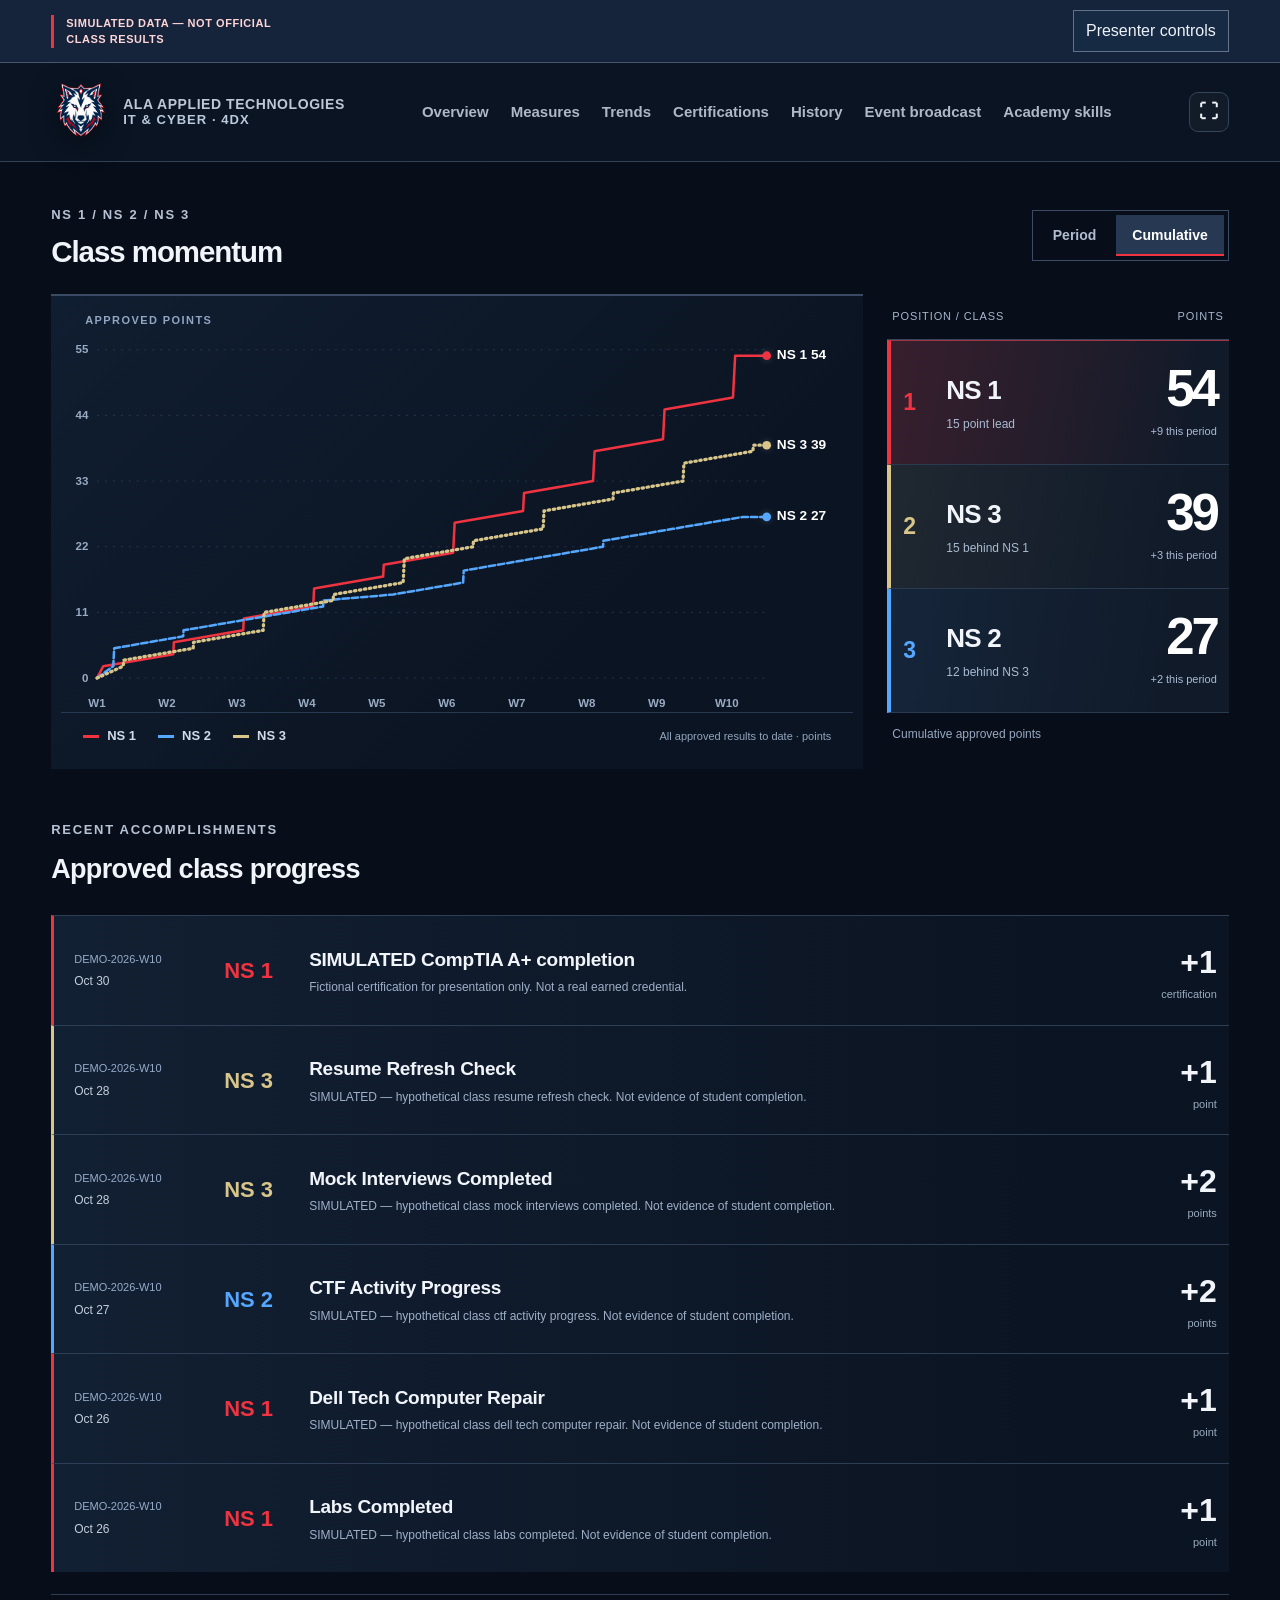
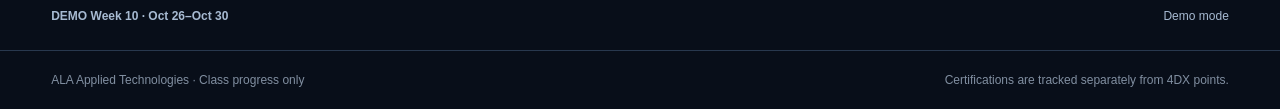
<file: index.html>
<!doctype html>
<html lang="en">
<head>
  <meta charset="UTF-8" />
  <meta name="viewport" content="width=device-width, initial-scale=1.0, viewport-fit=cover" />
  <meta name="theme-color" content="#070b12" />
  <meta name="description" content="ALA Applied Technologies IT & Cyber 4DX class momentum scoreboard." />
  <title>ALA Applied Technologies | 4DX Scoreboard</title>
  <link rel="icon" type="image/png" href="/pathfinder.png" />
  <link rel="stylesheet" href="/styles.css" />
  <link rel="stylesheet" href="/refinement.css" />
  <link rel="stylesheet" href="/presentation.css" />
  <link rel="stylesheet" href="/broadcast.css" />
</head>
<body>
  <div class="technical-grid" aria-hidden="true"></div>
  <header id="siteHeader" class="site-header">
    <a class="brand" href="/" data-link aria-label="ALA Applied Technologies scoreboard home">
      <img src="/pathfinder.png" alt="ALA Pathfinder mascot" width="72" height="69" />
      <span><b>ALA APPLIED TECHNOLOGIES</b><strong>IT &amp; CYBER · 4DX</strong></span>
    </a>
    <nav aria-label="Main navigation">
      <a href="/" data-link>Overview</a>
      <a href="/measures" data-link>Measures</a>
      <a href="/trends" data-link>Trends</a>
      <a href="/certifications" data-link>Certifications</a>
      <a href="/history" data-link>History</a>
      <a href="/event/">Event broadcast</a>
      <a href="/event/?segment=4">Academy skills</a>
    </nav>
    <div class="header-actions">
      <button id="reportButton" class="text-button" type="button">Report issue</button>
      <button id="fullscreenButton" class="icon-button" type="button" aria-label="Toggle fullscreen" title="Toggle fullscreen">⛶</button>
    </div>
  </header>

  <main id="app" tabindex="-1"></main>

  <footer id="siteFooter">
    <span>ALA Applied Technologies · Class progress only</span>
    <span>Certifications are tracked separately from 4DX points.</span>
  </footer>

  <dialog id="reportDialog" class="report-dialog">
    <form id="reportForm" method="dialog">
      <div class="dialog-head"><div><span class="eyebrow">Staff feedback</span><h2>Report a scoreboard issue</h2></div><button class="icon-button" type="button" data-close-report aria-label="Close report form">×</button></div>
      <label>Issue type<select name="issue_type" required><option value="incorrect score">Incorrect score</option><option value="stale data">Stale data</option><option value="broken visual">Broken visual</option><option value="incorrect measure">Incorrect measure</option><option value="display problem">Display problem</option><option value="other">Other</option></select></label>
      <label>Your name or role<input name="reporter" maxlength="80" autocomplete="name" required /></label>
      <label>What needs attention?<textarea name="details" maxlength="1000" rows="5" required></textarea></label>
      <input type="hidden" name="route" id="reportRoute" />
      <p id="reportStatus" class="form-status" aria-live="polite"></p>
      <div class="dialog-actions"><button class="secondary-button" type="button" data-close-report>Cancel</button><button id="submitReport" class="primary-button" type="submit">Send report</button></div>
    </form>
  </dialog>

  <div id="syncToast" class="sync-toast" role="status" aria-live="polite" hidden></div>
  <script src="/config.js"></script>
  <script src="/presentation.js"></script>
  <script src="/playback-core.js"></script>
<script src="/replay-controller.js"></script>
<script src="/broadcast.js"></script>
  <script src="/app.js"></script>
</body>
</html>
</file>
<file: styles.css>
:root{color-scheme:dark;--ink:#f4f1e8;--muted:#9ba8b9;--red:#dc1f2c;--navy:#071a33;--graphite:#070b12;--panel:#0d1420;--panel2:#111b2a;--line:#263244;--good:#57d39b;--warn:#f3b84d;--bad:#ef6670;--radius:16px;--shadow:0 18px 48px rgba(0,0,0,.32);font-family:Inter,ui-sans-serif,system-ui,-apple-system,"Segoe UI",sans-serif}
*{box-sizing:border-box}html{background:var(--graphite);scroll-behavior:smooth}body{margin:0;min-width:320px;color:var(--ink);background:radial-gradient(circle at 15% -20%,rgba(31,71,119,.23),transparent 42%),var(--graphite);font-size:16px;line-height:1.5}.technical-grid{position:fixed;inset:0;pointer-events:none;opacity:.18;background-image:linear-gradient(rgba(87,110,139,.12) 1px,transparent 1px),linear-gradient(90deg,rgba(87,110,139,.12) 1px,transparent 1px);background-size:52px 52px;mask-image:linear-gradient(to bottom,#000,transparent 80%)}a{color:inherit;text-decoration:none}button,input,select,textarea{font:inherit}.site-header{height:86px;position:sticky;top:0;z-index:20;display:flex;align-items:center;gap:28px;padding:0 clamp(18px,4vw,64px);border-bottom:1px solid rgba(255,255,255,.1);background:rgba(7,11,18,.9);backdrop-filter:blur(16px)}.brand{display:flex;align-items:center;gap:12px;min-width:max-content}.brand img{width:58px;height:56px;object-fit:contain;filter:drop-shadow(0 8px 16px rgba(0,0,0,.45))}.brand span{display:flex;flex-direction:column;line-height:1.08}.brand b{font-size:.72rem;letter-spacing:.16em;color:#bdc7d5}.brand strong{font-size:1rem;letter-spacing:.08em}.site-header nav{display:flex;align-items:center;gap:8px;margin:auto}.site-header nav a{padding:10px 12px;border-radius:8px;color:#aeb8c6;font-size:.9rem;font-weight:700}.site-header nav a:hover,.site-header nav a.active{background:#172231;color:#fff}.site-header nav a.active{box-shadow:inset 0 -2px var(--red)}.header-actions{display:flex;gap:8px;align-items:center}.text-button,.icon-button,.primary-button,.secondary-button,.segmented button{border:1px solid #34445a;color:var(--ink);background:#121c29;border-radius:9px;cursor:pointer;font-weight:800}.text-button{padding:9px 13px}.icon-button{width:40px;height:40px;font-size:1.2rem}.primary-button{padding:11px 18px;background:var(--red);border-color:var(--red)}.secondary-button{padding:11px 18px}.text-button:hover,.icon-button:hover,.secondary-button:hover,.segmented button:hover{background:#1a283a}.primary-button:hover{background:#f02b39}main{position:relative;z-index:1;min-height:calc(100vh - 155px)}.page{width:min(1480px,calc(100% - 40px));margin:0 auto;padding:34px 0 64px}.page-head{display:flex;align-items:end;justify-content:space-between;gap:24px;margin-bottom:22px}.page-head h1{font-size:clamp(2.1rem,4.5vw,4.6rem);line-height:.95;letter-spacing:-.055em;margin:4px 0 0;text-transform:uppercase}.page-head p{max-width:650px;color:var(--muted);margin:8px 0 0}.eyebrow{display:block;color:#de6470;text-transform:uppercase;letter-spacing:.17em;font-size:.73rem;font-weight:900}.period-lockup{text-align:right}.period-lockup span{display:block;color:var(--muted);font-size:.78rem;text-transform:uppercase;letter-spacing:.12em}.period-lockup strong{font-size:1.1rem}.sync-pill{display:inline-flex;align-items:center;gap:7px;margin-top:7px;color:#cbd5e1;font-size:.77rem;font-weight:800}.sync-dot{width:8px;height:8px;border-radius:50%;background:var(--good);box-shadow:0 0 0 4px rgba(87,211,155,.1)}.sync-pill.stale .sync-dot{background:var(--warn)}.sync-pill.offline .sync-dot{background:var(--bad)}.panel{background:linear-gradient(145deg,rgba(18,29,44,.96),rgba(9,15,24,.97));border:1px solid var(--line);border-radius:var(--radius);box-shadow:var(--shadow)}.announcement{margin:0 0 18px;padding:13px 16px;border-left:3px solid var(--red);background:#171a22;border-radius:0 10px 10px 0;color:#d9e1ea}.announcement b{color:#fff}.overview-grid{display:grid;grid-template-columns:minmax(0,1.72fr) minmax(320px,.72fr);gap:18px}.momentum-panel{padding:20px;min-height:520px}.panel-head{display:flex;align-items:center;justify-content:space-between;gap:18px;margin-bottom:16px}.panel-head h2{font-size:1.35rem;margin:0}.panel-head p{margin:2px 0 0;color:var(--muted);font-size:.86rem}.segmented{display:flex;background:#080d15;border:1px solid #263244;border-radius:10px;padding:3px}.segmented button{border:0;background:transparent;padding:7px 11px;font-size:.78rem;color:#9dabbc}.segmented button.active{background:#243044;color:white}.chart-wrap{height:390px;position:relative}.chart-wrap svg{width:100%;height:100%;overflow:visible}.chart-grid{stroke:#263447;stroke-width:1}.chart-label{fill:#8f9bae;font-size:12px}.chart-line{fill:none;stroke-width:4;stroke-linecap:round;stroke-linejoin:round;filter:drop-shadow(0 4px 7px rgba(0,0,0,.35))}.chart-point{stroke:#07101b;stroke-width:3;cursor:pointer}.chart-area{opacity:.08}.chart-legend{display:flex;gap:18px;flex-wrap:wrap;margin-top:4px}.legend-item{display:flex;gap:8px;align-items:center;font-weight:800;font-size:.85rem}.legend-swatch{width:20px;height:4px;border-radius:4px}.chart-tooltip{position:absolute;z-index:3;pointer-events:none;transform:translate(-50%,calc(-100% - 12px));background:#03060b;border:1px solid #3a485d;border-radius:8px;padding:8px 10px;min-width:120px;box-shadow:var(--shadow);font-size:.76rem}.chart-tooltip b,.chart-tooltip span{display:block}.chart-tooltip span{color:#aeb8c6}.leader-panel{padding:18px}.leader-panel h2{margin:0 0 14px;font-size:1rem;text-transform:uppercase;letter-spacing:.09em;color:#c9d1dc}.standing-list{display:grid;gap:10px}.standing-row{--accent:#fff;position:relative;overflow:hidden;padding:14px;border:1px solid #273449;border-radius:12px;background:#0a111c;transition:transform .5s ease,border-color .35s}.standing-row:first-child{border-color:color-mix(in srgb,var(--accent),#273449 48%)}.standing-top{display:flex;align-items:center;gap:12px}.rank{display:grid;place-items:center;width:36px;height:36px;clip-path:polygon(22% 0,100% 0,100% 78%,78% 100%,0 100%,0 22%);background:var(--accent);color:#07101b;font-size:1.15rem;font-weight:950}.standing-name{font-size:1.15rem;font-weight:900}.standing-score{margin-left:auto;text-align:right}.standing-score strong{font-size:2rem;line-height:1}.standing-score small{display:block;color:#9ca8b8}.standing-stats{display:grid;grid-template-columns:repeat(2,1fr);gap:8px;margin-top:12px}.stat-chip{background:#111b29;border-radius:8px;padding:8px}.stat-chip span{display:block;font-size:.67rem;color:#8e9bad;text-transform:uppercase;letter-spacing:.08em}.stat-chip b{font-size:.88rem}.path-strip{margin-top:9px;padding-top:9px;border-top:1px solid #263244;color:#dce4ed;font-size:.78rem}.path-strip b{color:var(--accent)}.measure-summary{display:grid;grid-template-columns:repeat(2,1fr);gap:8px;margin-top:10px}.measure-summary div{font-size:.72rem;color:#8f9bae}.measure-summary b{display:block;color:#e6ebf2;font-size:.8rem;white-space:nowrap;overflow:hidden;text-overflow:ellipsis}.section-row{display:flex;align-items:end;justify-content:space-between;gap:20px;margin:30px 0 14px}.section-row h2{margin:2px 0 0;font-size:1.55rem}.section-row p{margin:0;color:var(--muted)}.activity-list{display:grid;gap:9px;list-style:none;padding:0;margin:0}.activity-item{display:grid;grid-template-columns:46px 1fr auto;align-items:center;gap:12px;padding:11px 13px;border:1px solid #263244;border-radius:10px;background:#0c131e}.activity-badge{display:grid;place-items:center;width:38px;height:38px;background:var(--accent);clip-path:polygon(20% 0,100% 0,100% 80%,80% 100%,0 100%,0 20%);color:#07101b;font-weight:950}.activity-copy strong,.activity-copy span{display:block}.activity-copy span{color:#8f9bad;font-size:.79rem}.activity-points{font-size:1.15rem;font-weight:950;color:var(--good)}.activity-points.negative{color:var(--bad)}.measure-board{overflow:hidden}.measure-header,.measure-row{display:grid;grid-template-columns:minmax(260px,1.25fr) repeat(3,minmax(180px,1fr))}.measure-header>div{padding:12px 16px;background:#111c2c;color:#9da9b9;font-size:.73rem;font-weight:900;text-transform:uppercase;letter-spacing:.09em;border-bottom:1px solid #2a374b}.measure-row>div{padding:15px 16px;border-bottom:1px solid #243145}.measure-row:last-child>div{border-bottom:0}.measure-name strong,.measure-name span{display:block}.measure-name strong{font-size:.95rem}.measure-name span{color:#8e9aab;font-size:.75rem;margin-top:3px}.measure-cell{--accent:#fff}.measure-value{display:flex;justify-content:space-between;gap:8px;margin-bottom:8px}.measure-value strong{font-size:.9rem}.measure-value span{color:#a6b1c0;font-size:.76rem}.bar{height:7px;background:#202c3c;border-radius:10px;overflow:hidden}.bar-fill{height:100%;width:var(--progress);max-width:100%;background:var(--accent);border-radius:inherit;transition:width .8s cubic-bezier(.2,.8,.2,1);animation:breathe 4.5s ease-in-out infinite}.delta{font-weight:900}.delta.up{color:var(--good)}.delta.down{color:var(--bad)}.cert-grid{display:grid;grid-template-columns:repeat(3,1fr);gap:16px}.cert-card{--accent:#fff;padding:22px;overflow:hidden;position:relative}.cert-card:after{content:"";position:absolute;width:150px;height:150px;border:24px solid color-mix(in srgb,var(--accent),transparent 86%);border-radius:50%;right:-55px;top:-60px}.cert-card h2{font-size:1.5rem;margin:0}.cert-number{display:flex;align-items:baseline;gap:6px;margin:20px 0 12px}.cert-number strong{font-size:clamp(3rem,7vw,6rem);line-height:.8}.cert-number span{color:#a7b2c0}.cert-note{color:#a2afbe;font-size:.86rem}.history-table{overflow:auto}.history-head,.history-row{display:grid;grid-template-columns:140px 100px 1.1fr 2fr 90px;align-items:center;min-width:760px}.history-head{background:#111c2c;color:#9da9b9;text-transform:uppercase;font-size:.71rem;letter-spacing:.08em;font-weight:900}.history-head>div,.history-row>div{padding:12px 14px}.history-row{border-top:1px solid #243145}.history-row .positive{color:var(--good);font-weight:900}.history-row .negative{color:var(--bad);font-weight:900}.empty{display:grid;place-items:center;min-height:180px;padding:24px;text-align:center;color:#9ba8b9}.empty b{display:block;color:#fff;margin-bottom:4px}.insight-grid{display:grid;grid-template-columns:repeat(3,1fr);gap:14px}.insight-card{padding:18px}.insight-card span{font-size:.72rem;color:#8f9bad;text-transform:uppercase;letter-spacing:.09em}.insight-card strong{display:block;font-size:1.3rem;margin-top:4px}.report-dialog{width:min(540px,calc(100% - 28px));padding:0;color:var(--ink);border:1px solid #35445a;border-radius:16px;background:#0d1521;box-shadow:0 30px 90px #000}.report-dialog::backdrop{background:rgba(0,0,0,.72);backdrop-filter:blur(5px)}.report-dialog form{padding:22px}.dialog-head{display:flex;justify-content:space-between;align-items:start;margin-bottom:14px}.dialog-head h2{margin:2px 0;font-size:1.45rem}.report-dialog label{display:grid;gap:6px;margin-top:13px;color:#b8c2cf;font-size:.83rem;font-weight:800}.report-dialog input,.report-dialog select,.report-dialog textarea{width:100%;padding:11px 12px;border:1px solid #35445a;border-radius:8px;background:#070d16;color:white}.dialog-actions{display:flex;justify-content:flex-end;gap:8px;margin-top:18px}.form-status{min-height:1.4em;color:#aeb9c8}.form-status.success{color:var(--good)}.form-status.error{color:var(--bad)}.sync-toast{position:fixed;right:20px;bottom:20px;z-index:50;padding:10px 14px;border:1px solid #574a2c;border-radius:9px;background:#211c12;color:#f1d597;box-shadow:var(--shadow)}footer{position:relative;z-index:1;display:flex;justify-content:space-between;gap:20px;padding:20px clamp(20px,4vw,64px);border-top:1px solid #202b3b;color:#818fa1;font-size:.77rem}
/* TV routes */
body.display-mode{height:100vh;overflow:hidden;background:#05080d}body.display-mode .technical-grid{opacity:.23}body.display-mode .site-header,body.display-mode footer{display:none}body.display-mode main{height:100vh;min-height:0}.display-shell{height:100vh;padding:18px 22px;display:flex;flex-direction:column;gap:13px}.display-top{height:72px;display:flex;align-items:center;gap:16px;border-bottom:1px solid #273447;padding-bottom:12px}.display-top img{height:62px;width:65px;object-fit:contain}.display-title{line-height:1}.display-title b{display:block;font-size:1rem;letter-spacing:.13em}.display-title strong{display:block;font-size:1.75rem;margin-top:5px}.display-period{margin-left:auto;text-align:right}.display-period span{display:block;color:#92a0b2;font-size:.8rem;text-transform:uppercase}.display-period b{font-size:1rem}.display-live{display:flex;align-items:center;gap:8px;margin-left:18px;background:#15241f;border:1px solid #265642;border-radius:20px;padding:7px 12px;color:#8de6bd;font-size:.72rem;font-weight:900;letter-spacing:.08em}.display-live.stale{background:#2a2214;border-color:#665128;color:#f6ce75}.display-live.offline{background:#29171a;border-color:#63303a;color:#f08a91}.display-content{flex:1;min-height:0}.display-momentum{display:grid;grid-template-columns:minmax(0,1.7fr) minmax(270px,.62fr);gap:14px;height:100%}.display-momentum .momentum-panel,.display-momentum .leader-panel{height:100%;min-height:0}.display-momentum .chart-wrap{height:calc(100% - 90px)}.display-momentum .standing-row{padding:11px}.display-momentum .standing-stats{display:none}.display-momentum .standing-score strong{font-size:1.7rem}.display-momentum .measure-summary{display:none}.display-measures .measure-board{height:100%;display:flex;flex-direction:column}.display-measures .measure-header,.display-measures .measure-row{flex:1;grid-template-columns:minmax(260px,1.25fr) repeat(3,1fr)}.display-measures .measure-row>div{display:flex;flex-direction:column;justify-content:center;padding:8px 14px}.display-measures .measure-name strong{font-size:clamp(.9rem,1.5vw,1.35rem)}.display-measures .measure-name span{font-size:clamp(.68rem,1vw,.92rem)}.display-measures .measure-value strong{font-size:clamp(.85rem,1.35vw,1.25rem)}.display-board{display:grid;grid-template-columns:repeat(3,1fr);gap:16px;height:100%}.display-rank{--accent:#fff;display:flex;flex-direction:column;padding:24px;position:relative;overflow:hidden}.display-rank:before{content:attr(data-rank);position:absolute;right:15px;top:-38px;font-size:14rem;font-weight:950;line-height:1;color:color-mix(in srgb,var(--accent),transparent 90%)}.display-rank h2{font-size:clamp(2.2rem,5vw,5rem);margin:auto 0 0}.display-rank .giant-score{font-size:clamp(5rem,13vw,12rem);font-weight:950;line-height:.8;color:var(--accent)}.display-rank .giant-score span{font-size:1rem;color:#aab5c4}.display-rank .path-strip{font-size:clamp(.9rem,1.5vw,1.25rem);margin-top:auto}.display-certs{display:grid;grid-template-columns:repeat(3,1fr);gap:16px;height:100%}.display-certs .cert-card{display:flex;flex-direction:column;justify-content:center}.display-certs .cert-card h2{font-size:clamp(2rem,4vw,4rem)}.display-certs .cert-number strong{font-size:clamp(6rem,16vw,14rem)}.display-activity .activity-list{height:100%;grid-template-rows:repeat(6,1fr)}.display-activity .activity-item{padding:10px 18px}.display-activity .activity-copy strong{font-size:clamp(1rem,2vw,1.7rem)}.display-activity .activity-copy span{font-size:clamp(.75rem,1.15vw,1.05rem)}.display-activity .activity-points{font-size:clamp(1.5rem,3vw,2.8rem)}
@keyframes breathe{0%,100%{filter:brightness(.93)}50%{filter:brightness(1.2)}}@media(max-width:1050px){.site-header{gap:14px}.site-header nav{position:fixed;bottom:0;left:0;right:0;z-index:30;justify-content:space-around;background:#080d15;border-top:1px solid #263244;padding:7px}.site-header nav a{font-size:.73rem;padding:8px}.site-header{height:76px}.header-actions .text-button{display:none}body:not(.display-mode){padding-bottom:60px}.overview-grid{grid-template-columns:1fr}.leader-panel .standing-list{grid-template-columns:repeat(3,1fr)}.standing-stats{grid-template-columns:1fr}.measure-header,.measure-row{grid-template-columns:minmax(230px,1.2fr) repeat(3,minmax(160px,1fr))}.measure-board{overflow:auto}.cert-grid,.insight-grid{grid-template-columns:1fr 1fr}footer{display:none}}@media(max-width:700px){.page{width:min(100% - 24px,1480px);padding-top:22px}.brand img{width:49px;height:48px}.brand b{font-size:.6rem}.brand strong{font-size:.82rem}.page-head{align-items:start;flex-direction:column}.page-head h1{font-size:2.65rem}.period-lockup{text-align:left}.momentum-panel{padding:13px;min-height:430px}.chart-wrap{height:300px}.leader-panel .standing-list{grid-template-columns:1fr}.standing-row{padding:12px}.standing-stats{grid-template-columns:1fr 1fr}.cert-grid,.insight-grid{grid-template-columns:1fr}.section-row{align-items:start;flex-direction:column}.activity-item{grid-template-columns:38px 1fr auto}.activity-copy span{font-size:.72rem}.header-actions{margin-left:auto}.measure-header,.measure-row{grid-template-columns:minmax(200px,1.2fr) repeat(3,minmax(150px,1fr))}.history-head,.history-row{grid-template-columns:110px 80px 180px 300px 70px}.display-shell{padding:10px}.display-top{height:58px}.display-title strong{font-size:1.25rem}.display-top img{height:47px;width:49px}.display-period{display:none}.display-momentum{grid-template-columns:1fr}.display-momentum .leader-panel{display:none}}@media(prefers-reduced-motion:reduce){html{scroll-behavior:auto}*,*:before,*:after{animation:none!important;transition:none!important}}
</file>
<file: refinement.css>
/* Focused live-sync and presentation refinement layer. */
.panel{position:relative;isolation:isolate}
.panel:before{content:"";position:absolute;inset:0;z-index:-1;pointer-events:none;border-radius:inherit;background:linear-gradient(120deg,rgba(255,255,255,.035),transparent 28%,transparent 72%,rgba(85,167,255,.025))}
.measure-board{background:#0b131f;border-color:#2c3a4e;box-shadow:0 22px 60px rgba(0,0,0,.38),inset 0 1px rgba(255,255,255,.04)}
.measure-header{position:sticky;top:86px;z-index:3}
.measure-header>div:not(:first-child){position:relative;padding-left:30px;color:#dce4ed}
.measure-header>div:not(:first-child):before{content:"";position:absolute;left:15px;top:50%;width:8px;height:8px;border-radius:2px;transform:translateY(-50%);background:var(--class-accent,#aeb9c8);box-shadow:0 0 12px color-mix(in srgb,var(--class-accent),transparent 45%)}
.measure-header>div:nth-child(2){--class-accent:#ef3340}.measure-header>div:nth-child(3){--class-accent:#55a7ff}.measure-header>div:nth-child(4){--class-accent:#d7c58a}
.measure-row{position:relative;background:linear-gradient(90deg,rgba(255,255,255,.018),transparent 45%);transition:background .25s ease}
.measure-row:hover{background:linear-gradient(90deg,rgba(255,255,255,.05),rgba(85,167,255,.02))}
.measure-row:after{content:"";position:absolute;left:0;top:12px;bottom:12px;width:2px;background:linear-gradient(var(--red),transparent);opacity:.55}
.measure-name{justify-content:center}.measure-name strong{font-size:1.02rem;letter-spacing:-.01em}.measure-name span{max-width:38ch}
.measure-cell{position:relative;justify-content:center;background:linear-gradient(135deg,color-mix(in srgb,var(--accent),transparent 96%),transparent 55%)}
.measure-cell:after{content:"";position:absolute;inset:8px;border:1px solid color-mix(in srgb,var(--accent),transparent 91%);clip-path:polygon(0 0,100% 0,100% calc(100% - 10px),calc(100% - 10px) 100%,0 100%);pointer-events:none}
.measure-value{position:relative;z-index:1;align-items:baseline}.measure-value strong{font-size:1rem;letter-spacing:-.015em}.measure-value .delta{font-variant-numeric:tabular-nums}
.bar{position:relative;height:9px;background:#1b2737;border:1px solid rgba(255,255,255,.035);box-shadow:inset 0 1px 3px rgba(0,0,0,.45);overflow:hidden}
.bar-fill{position:relative;isolation:isolate;min-width:0;box-shadow:0 0 14px color-mix(in srgb,var(--accent),transparent 70%);transition:width .9s cubic-bezier(.2,.75,.2,1),filter .5s ease}
.bar-fill.has-progress{animation:bar-breathe 5.4s ease-in-out infinite}
.bar-fill.has-progress:after{content:"";position:absolute;inset:0;width:42%;transform:translateX(-180%) skewX(-18deg);background:linear-gradient(90deg,transparent,rgba(255,255,255,.28),transparent);animation:bar-shimmer 5.8s ease-in-out infinite}
.bar-fill.just-changed{filter:brightness(1.28);box-shadow:0 0 22px color-mix(in srgb,var(--accent),transparent 45%)}
.cert-grid{gap:20px}.cert-card{min-height:310px;padding:26px;border-top:3px solid var(--accent);background:radial-gradient(circle at 100% 0,color-mix(in srgb,var(--accent),transparent 86%),transparent 42%),linear-gradient(150deg,#111c2a,#09111b)}
.cert-card:before{background-image:linear-gradient(rgba(255,255,255,.025) 1px,transparent 1px),linear-gradient(90deg,rgba(255,255,255,.025) 1px,transparent 1px);background-size:24px 24px;mask-image:linear-gradient(135deg,#000,transparent 62%)}
.cert-card h2{font-size:2rem;letter-spacing:-.04em;margin-top:8px}.cert-number{margin:auto 0 22px}.cert-number strong{color:var(--accent);text-shadow:0 0 30px color-mix(in srgb,var(--accent),transparent 72%);font-variant-numeric:tabular-nums}.cert-note{margin:12px 0 0}
.cert-empty{display:grid;place-items:center;min-height:165px;padding:24px;border:1px dashed color-mix(in srgb,var(--accent),transparent 66%);border-radius:12px;background:rgba(4,8,14,.45);text-align:center}.cert-empty b{display:block;font-size:1.1rem}.cert-empty span{display:block;margin-top:5px;color:#9eabba;font-size:.82rem}
.standing-row.changed{border-color:color-mix(in srgb,var(--accent),white 12%);box-shadow:0 0 28px color-mix(in srgb,var(--accent),transparent 78%)}
.activity-item.new-result{border-color:color-mix(in srgb,var(--accent),white 8%);animation:result-arrival 1.1s ease-out both}
.chart-line.motion-new{stroke-dasharray:1300;stroke-dashoffset:1300;animation:line-trace 1.15s cubic-bezier(.2,.8,.2,1) forwards}
.chart-point.new-point{filter:drop-shadow(0 0 7px currentColor);animation:point-arrival 1.2s ease-out both}
.display-live.live .sync-dot{animation:live-breathe 4s ease-in-out infinite}
.display-measures .measure-row{min-height:0}.display-measures .measure-name strong{letter-spacing:-.02em}.display-measures .bar{height:10px}
.display-certs .cert-card{min-height:0;border-top-width:5px}.display-certs .cert-empty{min-height:28vh}.display-certs .cert-number{margin:8vh 0 3vh}
.display-activity .activity-item.new-result{animation-duration:1.25s}
@keyframes bar-breathe{0%,100%{filter:brightness(.94);box-shadow:0 0 10px color-mix(in srgb,var(--accent),transparent 78%)}50%{filter:brightness(1.11);box-shadow:0 0 19px color-mix(in srgb,var(--accent),transparent 60%)}}
@keyframes bar-shimmer{0%,58%{transform:translateX(-180%) skewX(-18deg)}82%,100%{transform:translateX(340%) skewX(-18deg)}}
@keyframes line-trace{to{stroke-dashoffset:0}}
@keyframes point-arrival{0%{opacity:0;transform:scale(.45);transform-origin:center}48%{opacity:1;transform:scale(1.6)}100%{transform:scale(1)}}
@keyframes result-arrival{0%{opacity:.3;transform:translateX(18px);background:color-mix(in srgb,var(--accent),transparent 86%)}100%{opacity:1;transform:none}}
@keyframes live-breathe{0%,100%{opacity:.75;box-shadow:0 0 0 3px rgba(87,211,155,.09)}50%{opacity:1;box-shadow:0 0 0 6px rgba(87,211,155,.04),0 0 12px rgba(87,211,155,.35)}}
@media(max-width:1050px){.measure-header{top:76px}.cert-card{min-height:260px}.display-mode .measure-header{top:0}}
@media(max-width:700px){.measure-cell:after{display:none}.cert-card{min-height:240px}.cert-number{margin:32px 0 18px}}
@media(prefers-reduced-motion:reduce){.bar-fill,.bar-fill:after,.chart-line,.chart-point,.activity-item,.sync-dot{animation:none!important;transition:none!important}.bar-fill.has-progress{filter:none}.chart-line.motion-new{stroke-dasharray:none;stroke-dashoffset:0}}
</file>
<file: presentation.css>
:root{--paper:#f1f5fa;--dim:#a6b3c6;--ink:#f1f5fa;--line:#283649;--red:#ef3340;--blue:#55a7ff;--gold:#d7c58a;color-scheme:dark}*{box-sizing:border-box}body{margin:0;background:#080e19;color:var(--paper);font-family:"Segoe UI",Arial,sans-serif;font-variant-numeric:tabular-nums}.technical-grid{opacity:.16;background-size:80px 80px}button,a{touch-action:manipulation}button{font-family:inherit;cursor:pointer}button:focus-visible,a:focus-visible{outline:3px solid #fff;outline-offset:4px}[hidden]{display:none!important}.site-header{background:#0a1423;border-bottom:1px solid #334154;max-width:none;padding:18px 4vw;gap:30px}.brand img{width:60px;height:62px;object-fit:contain}.brand b{font-size:14px;letter-spacing:.04em}.brand strong{color:#bac9dc;font-size:13px}.site-header nav{gap:22px}.site-header nav a{font-size:15px;border-radius:0;padding:12px 0}.site-header nav a.active{background:transparent;border-bottom:3px solid var(--red);color:white}#app{max-width:none;padding:0;margin:0}.companion-show{max-width:1600px;margin:auto;padding:40px 4vw 25px}.show-content{min-height:0}.race-headline,.section-intro{display:flex;justify-content:space-between;align-items:center;gap:24px;margin-bottom:26px}.section-kicker{font-size:13px;font-weight:700;letter-spacing:.13em;color:#b7c3d4}.race-headline h1,.section-intro h1{font-size:clamp(25px,2.3vw,43px);font-weight:650;letter-spacing:-.035em;line-height:1.13;margin:9px 0 0}.section-intro p{color:var(--dim);max-width:360px;line-height:1.6;font-size:16px}.range-controls{display:flex;border:1px solid #3a4b63;padding:4px;flex-shrink:0;gap:4px}.range-controls button,.measure-pager button{border:0;background:transparent;color:#afbdd1;padding:10px 16px;font-size:14px;font-weight:650}.range-controls button[aria-pressed=true],.measure-pager button[aria-pressed=true]{color:#fff;background:#273952;box-shadow:inset 0 -2px var(--red)}.momentum-scene{display:grid;grid-template-columns:minmax(0,1fr) 29%;gap:24px;min-height:430px;align-items:stretch}.chart-region{background:linear-gradient(135deg,#101e31,#0b1422 70%);border-top:2px solid #3a4a62;position:relative;min-width:0;display:flex;flex-direction:column;padding:14px 10px 10px}.chart-region:before{content:"APPROVED POINTS";font-size:11px;letter-spacing:.13em;font-weight:700;color:#92a5c1;padding:2px 24px}.graph-canvas{width:100%;flex:1;min-height:0;display:flex;align-items:stretch}.graph-canvas svg{width:100%;height:100%;min-height:330px;overflow:visible}.graph-canvas text{font-family:inherit;font-size:16px;fill:#99abc3;font-weight:550}.graph-canvas .endpoint{font-size:19px;font-weight:750;fill:inherit}.grid-line{stroke:#2d3e56;stroke-width:1;stroke-dasharray:3 8}.trajectory{fill:none;stroke-width:3.5;stroke-linejoin:round;stroke-linecap:round}.trajectory-1{stroke-dasharray:9 4}.trajectory-2{stroke-dasharray:2 5;stroke-width:4.5}.graph-key{display:flex;gap:22px;align-items:center;padding:13px 22px;color:#d1dbea;border-top:1px solid #283a52;font-size:13px}.graph-key span{display:flex;align-items:center;gap:8px;font-weight:700}.graph-key i{width:16px;height:3px}.graph-key small{margin-left:auto;color:#93a5bd;font-size:11px}.standings-region{display:flex;flex-direction:column;justify-content:center;min-width:0}.standings-label{display:flex;justify-content:space-between;color:#a5b6ce;font-size:11px;letter-spacing:.08em;border-bottom:1px solid #34465e;padding:0 5px 14px}.standing-band{position:relative;border-bottom:1px solid #2a3a50;border-left:4px solid var(--class);display:grid;grid-template-columns:29px 1fr auto;align-items:center;gap:14px;padding:24px 12px;background:linear-gradient(100deg,color-mix(in srgb,var(--class) 8%,#101a29),#101a29 85%)}.standing-band.rank-1{background:linear-gradient(100deg,color-mix(in srgb,var(--class) 18%,#101a29),#101a29 90%);border-top:1px solid color-mix(in srgb,var(--class) 60%,#293345)}.position{font-weight:750;color:var(--class);font-size:23px}.position small{display:none}.class-lockup h2{margin:0 0 6px;font-size:26px;font-weight:750;letter-spacing:-.03em}.class-lockup span{display:block;color:#a9bbd1;font-size:12px;line-height:1.4}.point-lockup{text-align:right}.point-lockup strong{display:block;color:#fff;line-height:.95;font-size:51px;letter-spacing:-.06em;font-weight:750;min-width:2ch}.point-lockup span{display:block;font-size:11px;margin-top:10px;color:#aabdd6}.standings-note{color:#96a8c0;font-size:12px;padding-left:5px}.show-header{display:flex;align-items:center;justify-content:space-between;gap:25px;border-bottom:1px solid #304058;padding:18px 0 17px;margin-bottom:22px}.show-brand{display:flex;align-items:center;gap:18px}.show-brand img{width:67px;height:70px;object-fit:contain}.show-brand strong{font-size:18px;letter-spacing:.045em;font-weight:750}.show-brand span{display:block;color:#9db0c9;font-size:13px;letter-spacing:.1em;margin-top:7px}.show-period{text-align:right}.show-period b{display:block;font-size:16px;font-weight:600}.show-period span{font-size:12px;color:#9db2cc;display:block;margin-top:7px}.show-period .state-stale,.show-period .state-offline{color:#e1bc80}.event-strip{margin-top:20px;border-top:1px solid #334159;display:flex;align-items:center;min-height:50px;gap:24px;font-size:18px}.event-strip>span{align-self:stretch;display:flex;align-items:center;background:#9d2430;padding:8px 18px;font-size:12px;letter-spacing:.08em;font-weight:750;clip-path:polygon(0 0,100% 0,94% 100%,0 100%)}.event-strip strong{font-weight:550}.display-mode{height:100dvh;overflow:hidden}.tv-show{height:100dvh;padding:0 36px 10px;display:flex;flex-direction:column}.tv-show>.show-content{flex:1;display:flex;flex-direction:column}.tv-show .race-headline{margin:0 0 18px}.tv-show .momentum-scene{flex:1;min-height:0;grid-template-columns:minmax(0,1fr) 27%;gap:28px}.tv-show .chart-region{min-height:0}.tv-show .graph-canvas svg{min-height:0}.tv-show .show-content>.section-intro{margin-bottom:22px}.tv-show .standing-band{padding:32px 17px}.tv-show .class-lockup h2{font-size:32px}.tv-show .point-lockup strong{font-size:64px}.tv-show .point-lockup span,.tv-show .class-lockup span{font-size:13px}.tv-show .graph-key{font-size:17px}.tv-show .graph-key small{font-size:13px}.tv-show .section-intro h1,.tv-show .race-headline h1{font-size:clamp(28px,2.4vw,44px)}.standings-large{flex:1;display:flex;flex-direction:column;gap:16px;min-height:0}.standings-large .standings-label{font-size:14px}.standings-large .standing-band{flex:1;grid-template-columns:100px 1fr auto;padding:20px 35px}.standings-large .position{font-size:66px}.standings-large .position small{display:block;color:#a3b3c9;font-size:12px;letter-spacing:.06em;margin-top:4px}.standings-large .class-lockup h2{font-size:72px}.standings-large .class-lockup span{font-size:20px}.standings-large .point-lockup strong{font-size:108px}.standings-large .point-lockup span{font-size:18px}.measure-comparison{display:grid;grid-template-columns:1fr 1fr;gap:0 44px;flex:1;min-height:0}.measure-contest{display:grid;grid-template-columns:44% 1fr;gap:16px;align-items:center;border-top:1px solid #30425c;padding:20px 0;min-width:0}.measure-contest header{position:relative;padding-left:38px}.measure-contest header>span{position:absolute;left:0;top:2px;color:#7185a1;font-size:13px;font-weight:750}.measure-contest h2{font-size:19px;line-height:1.2;letter-spacing:-.025em;margin:0 0 9px}.measure-contest header p{font-size:11px;line-height:1.5;color:#9eb0c9;margin:0}.measure-line{display:grid;grid-template-columns:34px minmax(30px,1fr) 31px 45px;gap:8px;align-items:center;margin:8px 0;font-size:11px}.measure-line b{color:var(--class);font-size:11px}.measure-line strong{text-align:right;font-size:18px}.measure-line>span{text-align:right;color:#a2b5ce;font-size:10px}.measure-track{height:9px;background:#25334a;overflow:hidden;transform:skewX(-13deg)}.measure-track i{display:block;background:var(--class);height:100%;min-width:0;transition:width .12s linear}.measure-pager{display:flex;gap:6px;margin:-8px 0 14px}.measure-pager button{background:#15243a;font-size:12px}.data-note{font-size:11px;color:#8fa4be;margin:20px 0 0}.tv-show .measure-contest{padding:20px 0}.tv-show .measure-contest h2{font-size:23px}.tv-show .measure-contest header p{font-size:13px}.tv-show .measure-line{grid-template-columns:40px minmax(25px,1fr) 38px 56px;gap:10px;margin:12px 0}.tv-show .measure-line b{font-size:13px}.tv-show .measure-line strong{font-size:25px}.tv-show .measure-line>span{font-size:12px}.tv-show .measure-track{height:11px}.cert-race{display:flex;flex-direction:column;gap:22px;flex:1;min-height:0}.cert-race article{display:grid;grid-template-columns:230px 1fr;border-top:1px solid #344762;border-left:4px solid var(--class);background:linear-gradient(110deg,color-mix(in srgb,var(--class) 9%,#111c2c),#0c1726 70%);padding:24px 32px;gap:32px;flex:1;align-items:center}.cert-class{display:grid;grid-template-columns:1fr auto;align-items:center;gap:3px 20px}.cert-class b{font-size:34px;color:var(--class)}.cert-class strong{font-size:76px;line-height:1;grid-row:span 2;letter-spacing:-.05em}.cert-class>span{color:#9cb0c9;font-size:12px}.cert-detail h2{font-size:22px;margin:0 0 8px}.cert-detail p{font-size:15px;color:#bcc9da;margin:0 0 12px}.cert-detail>span{font-size:12px;color:#93a7c2}.cert-track{height:10px;background:#28374c;margin:15px 0 10px;max-width:650px}.cert-track i{display:block;height:100%;background:var(--class);transition:width .4s}.accomplishments{display:flex;flex-direction:column;min-height:0;flex:1}.accomplishments article{display:grid;grid-template-columns:130px 65px minmax(0,1fr) 90px;gap:20px;align-items:center;border-top:1px solid #2d3e55;padding:22px 12px 22px 20px;border-left:3px solid var(--class);background:linear-gradient(90deg,#122033,#0b1422 85%);min-height:0;flex:1}.accomplishments time{font-size:11px;color:#96acc8;overflow-wrap:anywhere}.accomplishments time small{display:block;font-size:12px;color:#c1cede;margin-top:5px}.accomplishments article>b{color:var(--class);font-size:22px}.accomplishments h2{font-size:19px;margin:0 0 5px;letter-spacing:-.015em}.accomplishments p{font-size:12px;color:#9eb0c8;line-height:1.4;margin:0}.accomplishments article>strong{text-align:right;font-size:32px}.accomplishments article>strong small{display:block;color:#9aacbf;font-size:11px;font-weight:500}.recent-companion{margin-top:48px}.recent-companion .section-intro h1{font-size:27px}.empty-state{margin:auto;padding:50px;max-width:760px;background:#101e30;border-left:4px solid var(--red)}.empty-state h1{font-size:40px}.empty-state p{line-height:1.7;color:#b4c3d8}.sync-toast{font-size:12px;background:#382a1b;bottom:15px;right:15px;max-width:330px}.replay-bar{background:#15243a;border-bottom:1px solid #455770;position:relative;z-index:20;padding:10px 4vw;display:flex;gap:14px;align-items:center;flex-wrap:wrap;min-height:64px}.replay-safety{font-size:11px;font-weight:800;letter-spacing:.05em;color:#ffd5d8;line-height:1.5;max-width:230px;border-left:3px solid var(--red);padding-left:12px}.replay-controls{display:flex;align-items:center;gap:6px}.replay-controls button,.replay-controls select{border:1px solid #526581;border-radius:0;background:#20324c;color:#ecf2fa;padding:8px 11px;font-size:12px}.replay-controls button.primary{background:#b52d39;border-color:#ef5661;font-weight:700;min-width:75px}.replay-controls button:hover{background:#354d6e}.replay-progress{margin-left:auto;display:flex;align-items:center;gap:12px;color:#c2d0e1;font-size:12px}.replay-progress strong{font-size:19px;color:white}.replay-scenario{max-width:150px}.demo-mode.display-mode .tv-show{height:calc(100dvh - 64px)}.demo-mode.display-mode .replay-bar{height:64px;padding:8px 36px;flex-wrap:nowrap}.demo-mode.display-mode .replay-safety{max-width:220px;font-size:10px}.demo-mode.display-mode .replay-controls button{font-size:11px;padding:7px 9px}#siteFooter{padding:20px 4vw;font-size:12px;border-top:1px solid #28384e}.event-strip strong:empty:before{content:"Approved class progress"}@media(min-width:1600px){.tv-show{padding:0 50px 18px}.show-header{padding:25px 0 24px;margin-bottom:28px}.show-brand img{width:80px;height:82px}.show-brand strong{font-size:24px}.show-brand span{font-size:16px}.show-period b{font-size:22px}.show-period span{font-size:15px}.tv-show .momentum-scene{grid-template-columns:minmax(0,1fr) 30%;gap:34px}.tv-show .standing-band{padding:39px 24px;grid-template-columns:40px 1fr auto}.tv-show .class-lockup h2{font-size:45px}.tv-show .point-lockup strong{font-size:83px}.tv-show .position{font-size:33px}.tv-show .class-lockup span,.tv-show .point-lockup span{font-size:16px}.tv-show .standings-large .class-lockup h2{font-size:76px}.tv-show .standings-large .point-lockup strong{font-size:120px}.tv-show .standings-large .standing-band{grid-template-columns:120px 1fr auto;padding:22px 40px}.tv-show .standings-large .position{font-size:74px}.tv-show .measure-contest h2{font-size:30px}.tv-show .measure-contest header p{font-size:16px}.tv-show .measure-line strong{font-size:34px}.tv-show .measure-line b{font-size:16px}.tv-show .measure-line{grid-template-columns:49px minmax(30px,1fr) 50px 70px}.tv-show .measure-line>span{font-size:14px}.tv-show .measure-track{height:14px}.tv-show .accomplishments h2{font-size:25px}.tv-show .accomplishments p{font-size:16px}.tv-show .accomplishments article>b{font-size:29px}.tv-show .accomplishments article>strong{font-size:46px}.tv-show .accomplishments article{grid-template-columns:170px 100px 1fr 120px}.tv-show .cert-class b{font-size:45px}.tv-show .cert-class strong{font-size:105px}.tv-show .cert-detail h2{font-size:31px}.tv-show .cert-detail p{font-size:21px}.tv-show .cert-race article{grid-template-columns:300px 1fr}.event-strip{font-size:22px;min-height:60px}}
@media(max-width:1200px){.site-header{gap:15px;padding:16px 25px}.site-header nav{gap:15px}.header-actions #reportButton{display:none}.momentum-scene{grid-template-columns:minmax(0,1fr) 31%;gap:15px}.standing-band{padding:21px 10px;gap:8px;grid-template-columns:21px 1fr auto}.class-lockup h2{font-size:23px}.point-lockup strong{font-size:43px}.measure-contest{grid-template-columns:42% 1fr;gap:8px}.measure-contest header{padding-left:27px}.measure-comparison{gap:0 24px}.tv-show .momentum-scene{grid-template-columns:1fr;grid-template-rows:minmax(0,1fr) 155px;gap:16px}.tv-show .standings-region .standings{display:grid;grid-template-columns:1fr 1fr 1fr}.tv-show .standings-region .standings-label{display:none}.tv-show .standings-region .standing-band{grid-template-columns:22px 1fr auto;padding:20px 13px;gap:8px}.tv-show .standings-region .class-lockup h2{font-size:27px}.tv-show .standings-region .point-lockup strong{font-size:54px}.tv-show .standings-region .class-lockup span{font-size:11px}.tv-show .standings-region .point-lockup span{font-size:10px}.tv-show .standings-note{margin:10px 0 0}.tv-show .show-header{padding:17px 0;margin-bottom:20px}.tv-show .measure-comparison{gap:0 30px}.tv-show .measure-contest{grid-template-columns:1fr;padding:13px 0;gap:3px}.tv-show .measure-contest h2{font-size:20px;margin-bottom:3px}.tv-show .measure-contest header p{font-size:11px}.tv-show .measure-line{margin:7px 0}.tv-show .measure-contest header{padding-left:29px}.replay-scenario{max-width:105px}.replay-controls button{padding:7px}.replay-progress{font-size:10px;gap:5px}.replay-progress strong{font-size:15px}}
@media(max-width:900px){.site-header{flex-wrap:wrap}.site-header nav{order:3;width:100%;justify-content:space-between}.brand{margin-right:auto}.companion-show{padding:26px 24px}.momentum-scene{grid-template-columns:1fr}.standings-region .standings{display:grid;grid-template-columns:1fr 1fr 1fr}.standings-region .standings-label{display:none}.standing-band{grid-template-columns:20px 1fr;padding:16px}.standing-band .point-lockup{grid-column:2;text-align:left}.standing-band .class-lockup span{font-size:10px}.standing-band .point-lockup strong{font-size:46px}.measure-comparison{grid-template-columns:1fr}.measure-contest{grid-template-columns:42% 1fr;padding:23px 0}.tv-show{padding:0 22px 9px}.tv-show .show-brand img{width:48px;height:50px}.tv-show .show-brand{gap:10px}.tv-show .show-brand strong{font-size:12px}.tv-show .show-brand span{font-size:10px;margin-top:5px}.tv-show .show-period b{font-size:12px}.tv-show .show-period span{font-size:10px}.tv-show .show-header{margin-bottom:14px;padding:12px 0}.tv-show .race-headline h1,.tv-show .section-intro h1{font-size:24px}.tv-show .section-kicker{font-size:10px}.tv-show .range-controls button{font-size:11px;padding:7px 10px}.tv-show .momentum-scene{grid-template-rows:minmax(0,1fr) 122px;gap:10px}.tv-show .standings-region .standing-band{padding:13px 9px;grid-template-columns:18px 1fr auto}.tv-show .standings-region .point-lockup{grid-column:auto;text-align:right}.tv-show .standings-region .point-lockup strong{font-size:38px}.tv-show .standings-region .class-lockup h2{font-size:22px}.tv-show .standings-region .class-lockup span{font-size:9px}.tv-show .standings-region .position{font-size:19px}.tv-show .standings-region .point-lockup span{font-size:8px}.tv-show .standings-note{font-size:9px}.tv-show .graph-key{font-size:11px;padding:9px 15px;gap:15px}.tv-show .graph-key small{font-size:9px}.tv-show .event-strip{margin-top:10px;min-height:35px;font-size:12px;gap:10px}.tv-show .event-strip>span{font-size:9px;padding:7px 10px}.tv-show .measure-comparison{grid-template-columns:1fr 1fr;gap:0 25px}.tv-show .measure-contest h2{font-size:17px}.tv-show .measure-contest header p{font-size:10px}.tv-show .measure-contest{padding:10px 0}.tv-show .measure-line{grid-template-columns:30px 1fr 30px 42px;margin:7px 0;gap:7px}.tv-show .measure-line b{font-size:10px}.tv-show .measure-line strong{font-size:20px}.tv-show .measure-line>span{font-size:9px}.tv-show .measure-track{height:8px}.tv-show .data-note{font-size:9px;margin-top:10px}.tv-show .show-content>.section-intro{margin-bottom:14px}.tv-show .standings-large .standing-band{grid-template-columns:60px 1fr auto;padding:12px 18px}.tv-show .standings-large .position{font-size:43px}.tv-show .standings-large .class-lockup h2{font-size:48px}.tv-show .standings-large .class-lockup span{font-size:15px}.tv-show .standings-large .point-lockup strong{font-size:67px}.tv-show .standings-large .point-lockup span{font-size:13px}.tv-show .cert-race{gap:12px}.tv-show .cert-race article{grid-template-columns:165px 1fr;padding:12px 18px;gap:22px}.tv-show .cert-class b{font-size:26px}.tv-show .cert-class strong{font-size:55px}.tv-show .cert-detail h2{font-size:17px}.tv-show .cert-detail p{font-size:12px;margin-bottom:7px}.tv-show .cert-detail>span{font-size:10px}.tv-show .section-intro p{font-size:11px;max-width:220px}.tv-show .accomplishments article{grid-template-columns:90px 45px 1fr 55px;padding:10px;gap:12px}.tv-show .accomplishments time{font-size:8px}.tv-show .accomplishments time small{font-size:9px}.tv-show .accomplishments article>b{font-size:17px}.tv-show .accomplishments h2{font-size:14px}.tv-show .accomplishments p{font-size:10px}.tv-show .accomplishments article>strong{font-size:24px}.tv-show .accomplishments article>strong small{font-size:8px}.demo-mode.display-mode .replay-bar{height:84px;padding:7px 22px;flex-wrap:wrap;gap:6px 12px}.demo-mode.display-mode .tv-show{height:calc(100dvh - 84px)}.demo-mode.display-mode .replay-safety{max-width:none;font-size:9px;width:100%}.demo-mode.display-mode .replay-controls button{padding:6px 8px;font-size:10px}.demo-mode.display-mode .replay-controls select{padding:5px;font-size:10px}.demo-mode.display-mode .replay-progress{font-size:9px}.demo-mode.display-mode .replay-progress strong{font-size:13px}}
@media(max-width:600px){.site-header{padding:12px 18px}.brand img{width:42px;height:46px}.brand b{font-size:11px}.brand strong{font-size:11px}.site-header nav{gap:8px}.site-header nav a{font-size:12px}.companion-show{padding:24px 18px}.race-headline,.section-intro{align-items:flex-start;flex-direction:column;gap:15px}.race-headline h1,.section-intro h1{font-size:28px}.momentum-scene{min-height:0}.graph-canvas svg{min-height:240px}.graph-key{padding:10px 4px;gap:14px;font-size:11px}.graph-key small{display:none}.chart-region{padding:10px 3px}.chart-region:before{font-size:9px;padding-left:12px}.standings-region .standings{grid-template-columns:1fr}.standings-region .standing-band{grid-template-columns:22px 1fr auto;gap:14px}.standings-region .point-lockup{grid-column:auto;text-align:right}.standings-region .class-lockup h2{font-size:30px}.standings-region .class-lockup span{font-size:12px}.measure-contest{grid-template-columns:1fr;gap:9px}.measure-contest h2{font-size:21px}.measure-contest header p{font-size:12px}.measure-line{grid-template-columns:34px 1fr 38px 50px;font-size:12px}.measure-line strong{font-size:22px}.cert-race article{grid-template-columns:1fr;gap:20px;padding:22px}.cert-class{grid-template-columns:1fr auto}.cert-class b{font-size:33px}.cert-class strong{font-size:65px}.cert-detail h2{font-size:20px}.accomplishments article{grid-template-columns:55px 1fr 54px;gap:10px;padding:18px 10px}.accomplishments time{grid-column:1/-1;display:flex;gap:10px}.accomplishments time small{margin:0}.accomplishments article>b{font-size:18px}.accomplishments h2{font-size:16px}.accomplishments p{font-size:11px}.accomplishments article>strong{font-size:25px}.replay-bar{padding:9px 18px;gap:8px}.replay-safety{width:100%;max-width:none;font-size:9px}.replay-controls{flex-wrap:wrap;gap:5px}.replay-controls button,.replay-controls select{padding:7px;font-size:10px}.replay-progress{margin-left:0}.empty-state{padding:25px}.empty-state h1{font-size:30px}.sync-toast{max-width:280px;font-size:10px}.tv-show .show-brand strong{font-size:10px}.tv-show .show-brand img{width:35px;height:38px}.tv-show .show-period{max-width:120px}.tv-show .show-period b{font-size:10px}.tv-show .measure-comparison{grid-template-columns:1fr}.tv-show .measure-contest{grid-template-columns:42% 1fr}.tv-show .section-intro{flex-direction:row}.tv-show .cert-race article{grid-template-columns:100px 1fr;gap:12px}.tv-show .cert-class{grid-template-columns:1fr}.tv-show .cert-class strong{grid-row:auto;font-size:40px}.tv-show .cert-class b{font-size:20px}.tv-show .cert-detail h2{font-size:14px}.tv-show .cert-detail p{font-size:10px}}
.graph-canvas text.endpoint{fill:var(--endpoint,#fff)}body.display-mode{background:#080e19;height:100dvh}body.display-mode main{height:auto;min-height:0}.graph-canvas circle{filter:drop-shadow(0 0 5px #ffffff30)}.site-header{height:auto;min-height:86px}.site-header nav{position:static;background:none;border-top:0;padding:0}.show-header{position:relative}.show-header:after{content:"";position:absolute;bottom:-1px;left:0;width:80px;height:3px;background:#ef3340;transform:skewX(-25deg)}.companion-sync{font-size:12px;color:#a7bad2;display:flex;justify-content:space-between;gap:15px;border-top:1px solid #2c3d54;margin-top:22px;padding-top:12px}.tv-show .companion-sync{display:none}.result-new{animation:result-arrival .8s ease-out}@keyframes result-arrival{from{background-color:#304360}to{background-color:transparent}}
.presenter-toggle{display:none}.demo-mode.display-mode .replay-bar{height:38px;min-height:38px;flex-wrap:nowrap;justify-content:space-between;padding:5px 30px}.demo-mode.display-mode .replay-safety{width:auto;max-width:none;font-size:10px}.demo-mode.display-mode .presenter-toggle{display:block;background:none;color:#c5d3e5;border:1px solid #526581;padding:4px 10px;font-size:10px}.demo-mode.display-mode .replay-controls,.demo-mode.display-mode .replay-progress{display:none}.demo-mode.display-mode .replay-bar.controls-open .replay-controls{display:flex;position:absolute;top:37px;left:0;right:0;background:#17283e;padding:15px 30px;border-bottom:1px solid #677e9c;box-shadow:0 16px 25px #0007;flex-wrap:wrap}.demo-mode.display-mode .replay-bar.controls-open .replay-progress{display:flex;position:absolute;top:100px;right:30px;background:#17283e;padding:7px 12px}.demo-mode.display-mode .tv-show{height:calc(100dvh - 38px)}
@media(max-width:1000px){.tv-show .measure-comparison{align-items:stretch;grid-template-rows:1fr}.tv-show .measure-contest{display:flex;flex-direction:column;align-items:stretch;justify-content:center;gap:25px}.tv-show .measure-contest h2{font-size:22px}.tv-show .measure-contest header p{font-size:12px}.tv-show .measure-line{margin:18px 0}.tv-show .measure-line strong{font-size:29px}.tv-show .measure-line b{font-size:12px}.tv-show .measure-track{height:12px}.tv-show .measure-line>span{font-size:11px}.tv-show .measure-pager{margin:0 0 10px}.tv-show .measure-pager button{padding:7px 13px}.tv-show .show-content{overflow:hidden}}
@media(max-width:1000px){.tv-show .measure-contest{gap:16px;justify-content:flex-start;padding:12px 0}.tv-show .measure-bars{display:flex;flex-direction:column;gap:12px}.tv-show .measure-line{margin:0;min-height:30px}.tv-show .measure-line strong{font-size:25px}.tv-show .measure-contest h2{font-size:20px}.tv-show .measure-contest header p{font-size:11px}}
.cert-history{max-width:970px;margin:17px 10px 21px 0}.cert-history>span{font-size:10px;letter-spacing:.08em;color:#91a9c6}.cert-time-axis{position:relative;margin-top:12px;height:31px;border-top:2px solid #374a65}.cert-time-axis small{position:absolute;top:10px;transform:translateX(-50%);font-size:10px;color:#9aafca}.cert-time-axis b{position:absolute;top:-10px;transform:translateX(-50%);background:var(--class);border:3px solid #0b1523;width:18px;height:18px;border-radius:50%;color:transparent;font-size:8px}.cert-detail h2{letter-spacing:-.02em}.tv-show .cert-race article{position:relative;overflow:hidden}.tv-show .cert-race article:after{content:"";position:absolute;right:0;top:0;width:90px;height:100%;border-left:1px solid #26364e;transform:skewX(-25deg);opacity:.6;pointer-events:none}@media(min-width:1600px){.cert-history{margin-top:21px}.cert-history>span,.cert-time-axis small{font-size:13px}}@media(max-width:900px){.tv-show .cert-history{margin:9px 6px 8px 0}.tv-show .cert-history>span{font-size:7px}.tv-show .cert-time-axis{height:18px;margin-top:8px}.tv-show .cert-time-axis small{font-size:7px;top:8px}.tv-show .cert-time-axis b{width:13px;height:13px;top:-8px}.tv-show .cert-race article{padding:10px 18px}}
@media(max-height:950px){.tv-show .standings-large .standing-band{grid-template-columns:65px 1fr auto;padding:12px 24px}.tv-show .standings-large .position{font-size:44px}.tv-show .standings-large .class-lockup h2{font-size:50px}.tv-show .standings-large .class-lockup span{font-size:15px}.tv-show .standings-large .point-lockup strong{font-size:70px}.tv-show .standings-large .point-lockup span{font-size:13px}.tv-show .cert-race{gap:12px}.tv-show .cert-race article{padding:12px 24px;min-height:0}.tv-show .cert-detail h2{font-size:18px;margin-bottom:5px}.tv-show .cert-detail p{font-size:12px;margin-bottom:6px}.tv-show .cert-detail>span{font-size:10px}.tv-show .cert-history{margin:8px 8px 6px 0}.tv-show .cert-time-axis{height:22px;margin-top:8px}.tv-show .cert-time-axis small{font-size:8px;top:7px}.tv-show .cert-class strong{font-size:65px}.tv-show .cert-class b{font-size:29px}.tv-show .cert-history>span{font-size:8px}.tv-show .measure-comparison{grid-template-rows:1fr}.tv-show .measure-contest{align-content:center}}
@media(max-height:650px){.tv-show .cert-history{display:none}.tv-show .cert-detail h2{font-size:15px}.tv-show .cert-detail p{font-size:11px}.tv-show .cert-class strong{font-size:48px}.tv-show .cert-race article{padding:10px 16px}.tv-show .standings-large .point-lockup strong{font-size:52px}.tv-show .standings-large .class-lockup h2{font-size:38px}.tv-show .standings-large .standing-band{padding:8px 18px}.tv-show .standings-large .position{font-size:34px}.tv-show .standings-large .class-lockup span{font-size:12px}.tv-show .standings-large .point-lockup span{font-size:10px}}
.teacher-announcement{padding:13px 18px;border-left:3px solid #ef3340;background:#1a2435;font-size:14px;margin-bottom:24px}.teacher-announcement b{margin-right:15px}.derived-insights{margin-top:40px;border-top:1px solid #33455f;padding-top:24px}.derived-insights h2{font-size:22px;letter-spacing:-.02em}.derived-insights>div{display:grid;grid-template-columns:repeat(3,1fr);gap:25px}.derived-insights article{border-top:3px solid var(--class);padding:15px 0}.derived-insights h3{color:var(--class);font-size:22px;margin:0 0 12px}.derived-insights b{font-size:14px}.derived-insights p{color:#a3b6cf;font-size:12px;line-height:1.8}.derived-insights small{color:#98aac2;font-size:11px}@media(max-width:600px){.derived-insights>div{grid-template-columns:1fr}}
@media(max-height:850px){.tv-show .standings-large{gap:10px}.tv-show .standings-large .standing-band{padding-top:10px;padding-bottom:10px}}
@media(min-width:1600px) and (min-height:1000px){.tv-show .measure-contest{padding:12px 0}.tv-show .measure-line{line-height:1;margin:7px 0}.tv-show .measure-line strong{font-size:28px}.tv-show .measure-track{height:12px}}
.tv-show .standings-large .point-lockup{grid-column:auto;text-align:right}.tv-show .standings-large .standing-band{grid-template-rows:1fr}
@media(max-height:850px){.tv-show .standings-region .standing-band{padding:18px 14px}.tv-show .standings-region .point-lockup strong{font-size:51px}.tv-show .standings-region .class-lockup h2{font-size:28px}.tv-show .standings-region .point-lockup span,.tv-show .standings-region .class-lockup span{font-size:11px}}
@media(max-width:900px) and (max-height:650px){.tv-show .standings-region .standing-band{padding:12px 9px}.tv-show .standings-region .point-lockup strong{font-size:38px}.tv-show .standings-region .class-lockup h2{font-size:22px}.tv-show .standings-region .class-lockup span{font-size:9px}.tv-show .standings-region .point-lockup span{font-size:8px}}
.rehearsal-link{display:inline-block;border-bottom:2px solid #ef3340;padding:10px 0;margin-top:15px;color:#e7effc;font-weight:700}
@media(max-height:650px){.tv-show .standings-large{gap:8px}.tv-show .standings-large .standing-band{padding:6px 14px;grid-template-columns:40px 1fr auto;gap:12px}.tv-show .standings-large .class-lockup h2{font-size:32px;line-height:1.1;margin-bottom:5px}.tv-show .standings-large .class-lockup span{font-size:11px;line-height:1.2}.tv-show .standings-large .point-lockup strong{font-size:40px;line-height:1}.tv-show .standings-large .point-lockup span{font-size:9px;line-height:1.2;margin-top:5px}.tv-show .standings-large .position{font-size:28px;line-height:1}.tv-show .standings-large .position small{font-size:8px;line-height:1.2}.tv-show .standings-large .standings-label{font-size:10px;padding-bottom:8px}}
@keyframes result-arrival{from{box-shadow:inset 0 0 0 2px #a8bfdc}to{box-shadow:inset 0 0 0 0 transparent}}
.recent-companion .section-intro h2{font-size:27px;letter-spacing:-.025em;margin:8px 0 0}@media(max-width:600px){.graph-canvas text{font-size:31px}.graph-canvas text.endpoint{font-size:34px}.graph-canvas .trajectory{stroke-width:6}}
@media(prefers-reduced-motion:reduce){*,*:before,*:after{animation:none!important;transition:none!important;scroll-behavior:auto!important}}
</file>
<file: broadcast.css>
.broadcast-bar .replay-controls,.broadcast-bar .replay-progress,.broadcast-bar .presenter-toggle{display:none!important}.broadcast-caption{font-size:12px;color:#c3ccda;position:absolute;left:45%;top:12px}.broadcast-controls{margin-left:auto;position:relative}.broadcast-controls summary{cursor:pointer;padding:8px 14px;border:1px solid #516079;font-size:12px}.broadcast-controls>div{position:absolute;right:0;top:38px;z-index:50;display:flex;flex-wrap:wrap;gap:8px;background:#101d30;border:1px solid #64718a;padding:16px;width:min(620px,90vw)}.broadcast-controls button,.broadcast-controls select,.broadcast-controls a{background:#21324a;color:#fff;padding:10px;border:1px solid #71829b;font:inherit;min-height:44px}.broadcast-controls a{display:inline-flex;align-items:center}.broadcast-controls summary:focus-visible,.broadcast-controls button:focus-visible{outline:3px solid #55a7ff}.broadcast-custom .show-content{display:flex;align-items:center}.academy-intro{display:grid;grid-template-columns:1.7fr 1fr;gap:5vw;width:100%;align-items:center}.academy-intro h1{font-size:clamp(40px,5.3vw,110px);line-height:1.05;letter-spacing:-.035em;margin:20px 0}.academy-intro p,.academy-topic>p{font-size:clamp(18px,1.7vw,34px);color:#c5cedc;max-width:38em;line-height:1.5}.academy-intro aside{text-align:center}.academy-intro aside img{width:70%;max-height:45vh;object-fit:contain}.academy-intro aside p{font-size:clamp(14px,1.2vw,24px)}.academy-classline{display:flex;gap:3vw;font-size:clamp(26px,3vw,60px);border-top:1px solid #34465f;padding-top:20px}.academy-topic{width:100%}.academy-topic h1{font-size:clamp(30px,3.8vw,75px);margin:12px 0}.academy-topic svg{width:100%;max-height:42vh;display:block;margin:20px 0}.academy-topic svg rect{fill:#12233b;stroke:#5b7c9d;stroke-width:2}.academy-topic svg rect.board{fill:#0c1727;stroke:#ef3340}.academy-topic svg path{stroke:#d7c58a;stroke-width:4;fill:none}.academy-topic svg text{fill:#e9edf3;font-family:Arial,sans-serif;font-size:16px}.academy-topic small{color:#bac5d4;font-size:clamp(12px,1vw,20px)}.defense-sequence{display:grid;grid-template-columns:repeat(4,1fr);gap:2vw;margin:6vh 0}.defense-sequence>div{border-top:4px solid #55a7ff;padding-top:20px;display:flex;flex-direction:column;gap:14px}.defense-sequence b{font-size:clamp(28px,4vw,80px);color:#d7c58a}.defense-sequence strong{font-size:clamp(20px,2vw,40px)}.defense-sequence span{font-size:clamp(14px,1.3vw,25px);color:#c5cedc}.cert-pathway{font-size:clamp(13px,1.2vw,23px);border-left:3px solid #d7c58a;padding:10px 14px;background:#142036;margin-bottom:14px}.broadcast-custom{animation:scene-in .5s ease-out}@keyframes scene-in{from{opacity:.7;transform:translateY(5px)}to{opacity:1;transform:none}}@media(max-width:800px){.broadcast-caption{display:none}.academy-intro{grid-template-columns:1.7fr 1fr;gap:18px}.academy-intro h1{font-size:clamp(28px,5vw,42px)}.academy-intro p{font-size:15px}.academy-intro aside p{font-size:12px}.academy-classline{font-size:23px;padding-top:10px}.academy-topic h1{font-size:28px}.academy-topic>p{font-size:16px;margin:8px 0}.academy-topic svg{max-height:35vh;margin:10px 0}.defense-sequence{gap:16px;margin:20px 0}.defense-sequence>div{padding-top:8px;gap:8px}.defense-sequence b{font-size:30px}.defense-sequence strong{font-size:17px}.defense-sequence span{font-size:12px}.cert-pathway{font-size:12px;padding:6px 8px;margin-bottom:8px}}@media(max-width:500px){.academy-intro{grid-template-columns:1fr}.academy-intro aside{display:none}.defense-sequence{grid-template-columns:repeat(2,1fr)}.academy-topic svg{max-height:40vh}.academy-topic svg text{font-size:17px}.broadcast-controls>div{width:85vw}}
@keyframes scene-in{from{opacity:.8}to{opacity:1}}
@media(prefers-reduced-motion:reduce){.broadcast-custom{animation:none}}
.demo-mode:not(.display-mode) .replay-bar{position:sticky;top:0;z-index:30}
@media(min-width:1600px) and (min-height:900px){.event-mode .tv-show .cert-race article{padding:10px 26px}.event-mode .tv-show .cert-detail h2{font-size:28px;margin-bottom:6px}.event-mode .tv-show .cert-detail p{font-size:20px;margin-bottom:7px}.event-mode .tv-show .cert-history{margin:8px 8px 4px 0}.event-mode .tv-show .cert-time-axis{height:25px;margin-top:6px}.event-mode .tv-show .cert-time-axis small{font-size:11px;top:8px}.event-mode .tv-show .cert-detail>span{font-size:12px}}
@media(max-height:850px){.event-mode .tv-show .cert-race article{padding-top:6px;padding-bottom:6px}.event-mode .tv-show .cert-history{margin-top:4px;margin-bottom:2px}}
.demo-mode:not(.display-mode) .replay-controls,.demo-mode:not(.display-mode) .replay-progress{display:none}.demo-mode:not(.display-mode) .presenter-toggle{display:block;min-height:38px;border:1px solid #61738b;background:#172a43;color:#eef3fa;padding:8px 12px;margin-left:auto}.demo-mode:not(.display-mode) .controls-open .replay-controls{display:flex;flex-wrap:wrap}.demo-mode:not(.display-mode) .controls-open .replay-progress{display:block}.demo-mode:not(.display-mode) .replay-bar{min-height:48px}.demo-mode:not(.display-mode) .replay-controls button,.demo-mode:not(.display-mode) .replay-controls select{min-height:44px;font-size:14px}
@media(max-width:600px){.site-header nav{display:grid;grid-template-columns:repeat(3,minmax(0,1fr));gap:4px;width:100%;min-width:0;overflow:visible}.site-header nav a{min-width:0;white-space:normal;text-align:center;font-size:13px;padding:10px 5px;min-height:44px;line-height:1.4}.site-header{gap:12px}.companion-show .momentum-scene .standings-region{order:-1}.demo-mode:not(.display-mode) .replay-safety{width:auto;max-width:205px;font-size:10px}.demo-mode:not(.display-mode) .presenter-toggle{font-size:11px}.demo-mode:not(.display-mode) .replay-bar{flex-wrap:wrap;gap:8px}}
</file>
